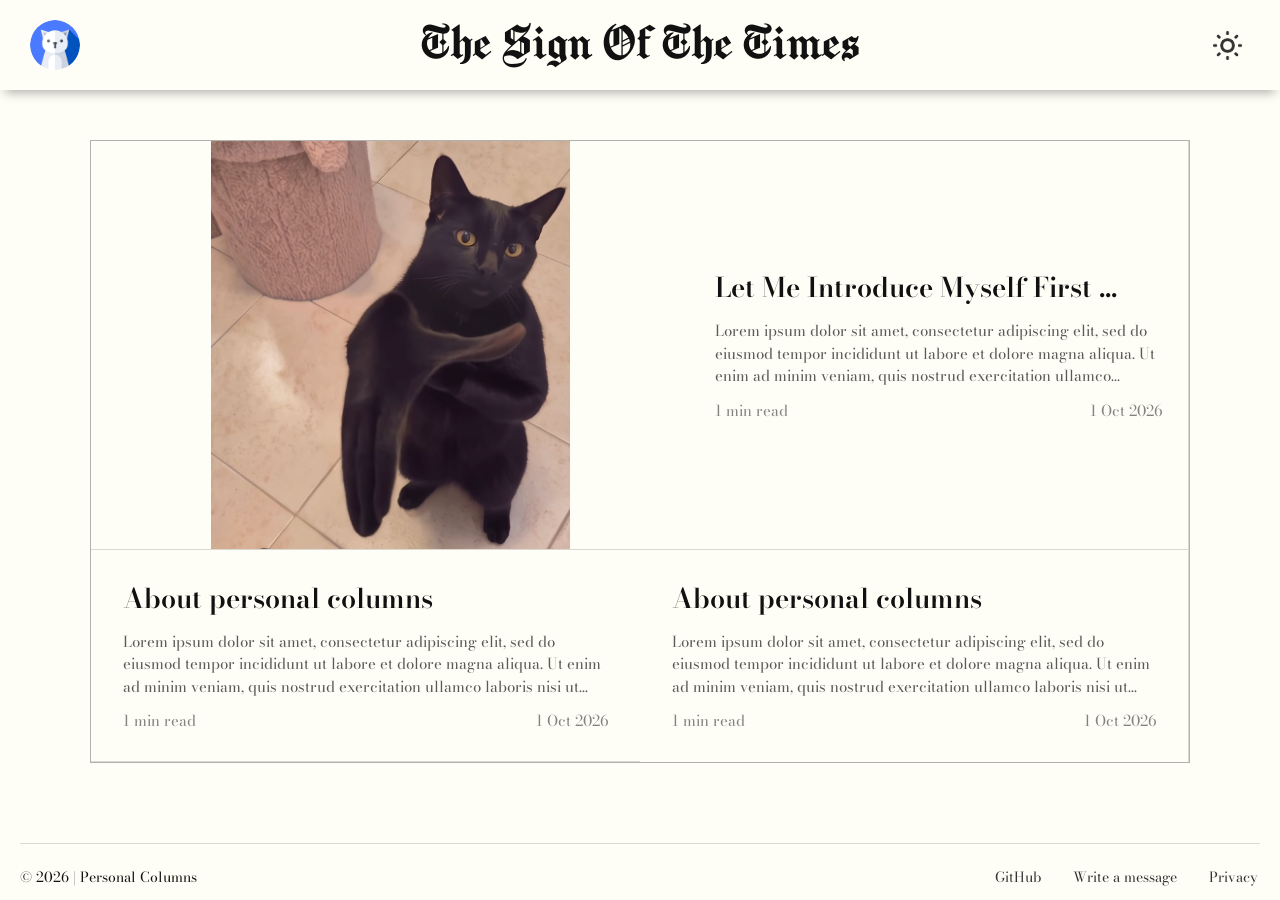
<file: index.html>
<!DOCTYPE html>
<html lang="en">
<head>
    <meta charset="UTF-8" />
    <meta name="viewport" content="width=device-width, initial-scale=1.0" />

    <title>Personal Columns</title>

    <link rel="icon" href="cat.png" type="image/png">
    <link rel="stylesheet" href="style.css" />

    <link rel="preconnect" href="https://fonts.googleapis.com">
    <link rel="preconnect" href="https://fonts.gstatic.com" crossorigin>

    <link
        href="https://fonts.googleapis.com/css2?family=Bodoni+Moda:ital,opsz,wght@0,6..96,400..900;1,6..96,400..900&display=swap"
        rel="stylesheet"
    >

    <script src="main.js" defer></script>
</head>

<body>

    <!-- NAVBAR -->
    <nav class="navbar">

        <div class="avatar-container" id="avatar-container">
            <img
                src="cat.png"
                alt="mewrr"
                id="avatar"
                class="avatar"
            >

            <div id="hoverAvatar" class="hoverAvatar"></div>
        </div>


        <h1 class="pHeading">
            The Sign Of The Times
        </h1>


        <div class="lightanddark">
            <img
                src="light-mode.png"
                alt="Toggle dark mode"
                id="bgbtn"
                class="bgbtn"
            >
        </div>

    </nav>


    <!-- BLOGS -->
    <main class="blogs-container">

        <div class="col-container">

            <a href="blog1.html" class="blog-head featured-blog">
                <div class="featured-image">
                    <img src="cat-handshake.png" alt="cat-handshake">
                </div>
                <div class="featured-content">
                    <h1>Let Me Introduce Myself First ...</h1>

                    <p class="blog-desc">
                        Lorem ipsum dolor sit amet, consectetur adipiscing elit,
                        sed do eiusmod tempor incididunt ut labore et dolore magna
                        aliqua. Ut enim ad minim veniam, quis nostrud exercitation
                        ullamco laboris nisi ut aliquip ex ea commodo consequat.
                        Duis aute irure dolor in reprehenderit in voluptate velit
                        esse cillum dolore eu fugiat nulla pariatur. Excepteur sint
                        occaecat cupidatat non proident, sunt in culpa qui officia
                        deserunt mollit anim id est laborum.
                    </p>
                    <div class="rt-and-date">
                        <p class="read-time" id="read-time"></p>
                        <p class="post-date" id="post-date">1 Oct 2026</p>
                    </div>
                </div>   
        
            </a>


            <a href="blog2.html" class="blog-head">
                <h1>About personal columns</h1>

                <p class="blog-desc">
                    Lorem ipsum dolor sit amet, consectetur adipiscing elit,
                    sed do eiusmod tempor incididunt ut labore et dolore magna
                    aliqua. Ut enim ad minim veniam, quis nostrud exercitation
                    ullamco laboris nisi ut aliquip ex ea commodo consequat.
                    Duis aute irure dolor in reprehenderit in voluptate velit
                    esse cillum dolore eu fugiat nulla pariatur. Excepteur sint
                    occaecat cupidatat non proident, sunt in culpa qui officia
                    deserunt mollit anim id est laborum.
                </p>
                <div class="rt-and-date">
                    <p class="read-time" id="read-time"></p>
                    <p class="post-date" id="post-date">1 Oct 2026</p>
                </div>
            </a>


            <a href="blog3.html" class="blog-head">
                <h1>About personal columns</h1>

                <p class="blog-desc">
                    Lorem ipsum dolor sit amet, consectetur adipiscing elit,
                    sed do eiusmod tempor incididunt ut labore et dolore magna
                    aliqua. Ut enim ad minim veniam, quis nostrud exercitation
                    ullamco laboris nisi ut aliquip ex ea commodo consequat.
                    Duis aute irure dolor in reprehenderit in voluptate velit
                    esse cillum dolore eu fugiat nulla pariatur. Excepteur sint
                    occaecat cupidatat non proident, sunt in culpa qui officia
                    deserunt mollit anim id est laborum.
                </p>
                <div class="rt-and-date">
                    <p class="read-time" id="read-time"></p>
                    <p class="post-date" id="post-date">1 Oct 2026</p>
                </div>
            </a>

        </div>

    </main>


    <!-- FOOTER -->
    <footer class="footer">

        <small class="footleft">
            &copy; 2026 &vert; Personal Columns
        </small>

        <div class="footright">
            <a href="https://github.com/">GitHub</a>
            <a href="feedback.html">
                Write a message
            </a>

            <a href="privacy.html">
                Privacy
            </a>

        </div>

    </footer>

</body>
</html>
</file>
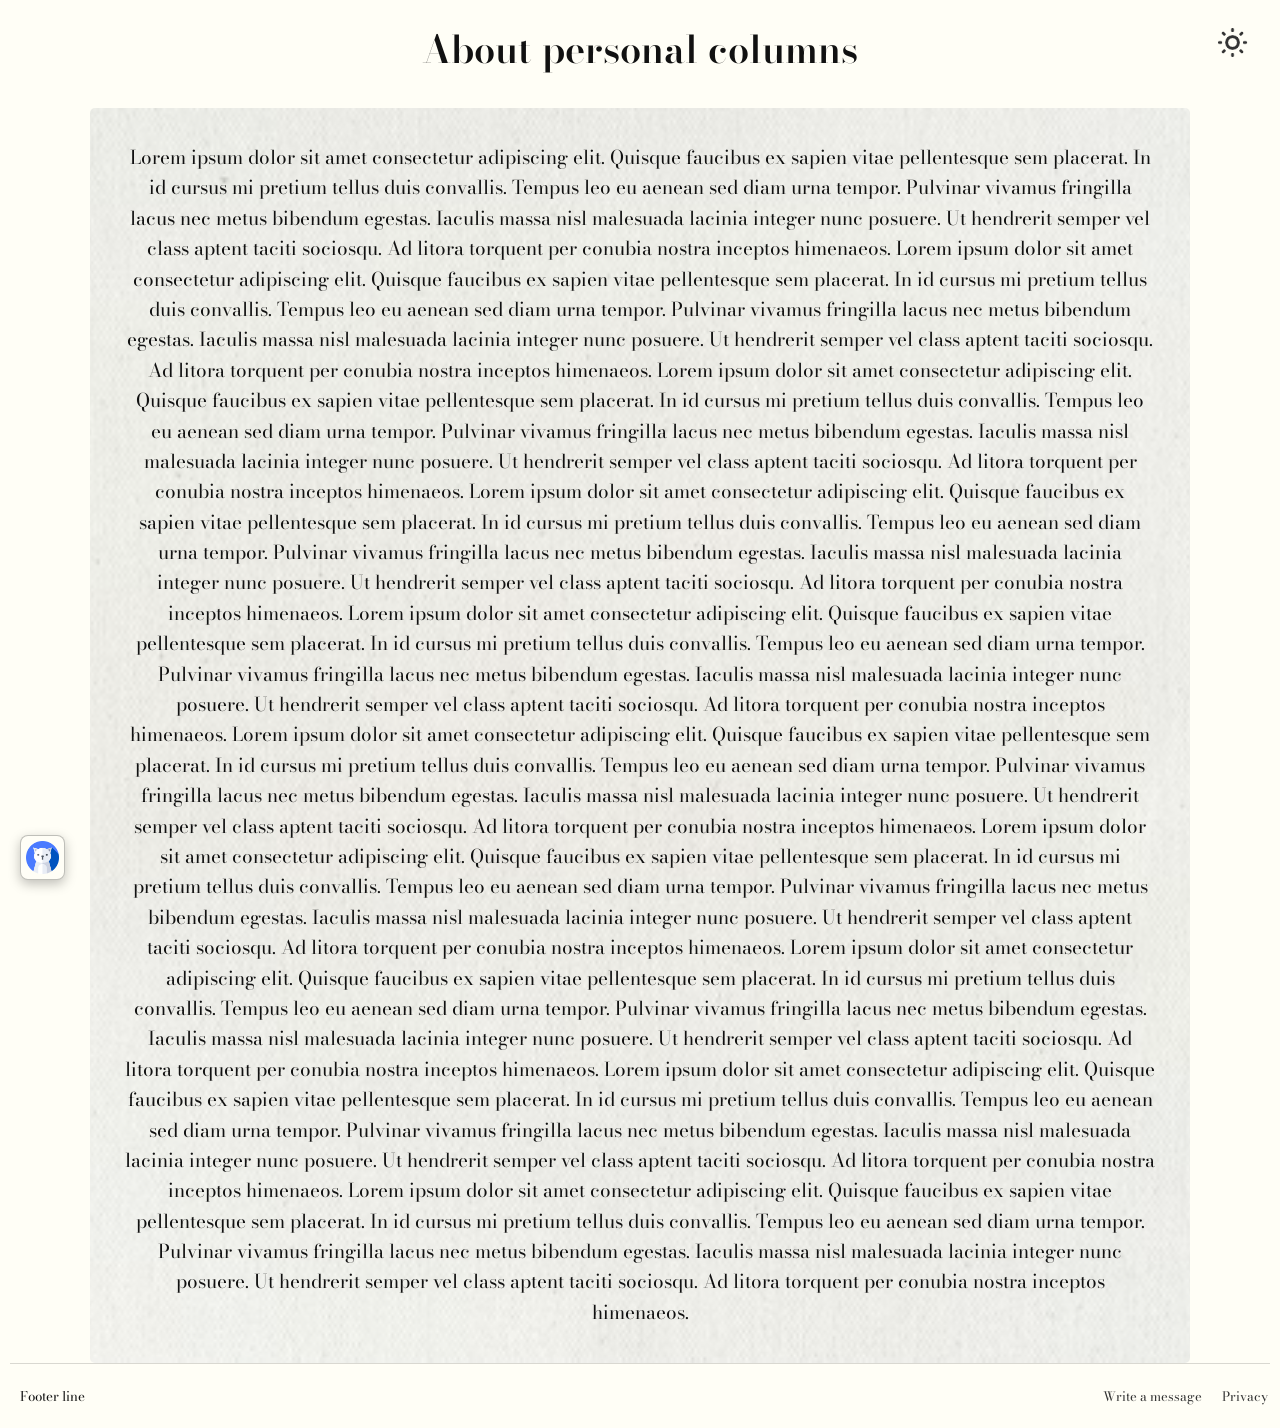
<file: blog1.html>
<!DOCTYPE html>
<html lang="en">
<head>
    <meta charset="UTF-8" />
    <meta name="viewport" content="width=device-width, initial-scale=1.0" />
    <title>Blog 1</title>
    <link rel="icon" href="cat.png" type="image/png">
    <link rel="stylesheet" href="style1.css" />
    <link rel="preconnect" href="https://fonts.googleapis.com">
    <link rel="preconnect" href="https://fonts.gstatic.com" crossorigin>
    <link href="https://fonts.googleapis.com/css2?family=Bodoni+Moda:ital,opsz,wght@0,6..96,400..900;1,6..96,400..900&display=swap" rel="stylesheet">
    <script src="main.js" defer></script>
</head>
<body>
    <div class="blog1-content">
        <div class="blog1-title">
            <h1 class="blog1-tit">About personal columns</h1>
        </div>
        <div class="theme-button">
            <img
                src="light-mode.png"
                alt="Toggle light and dark mode"
                id="bgbtn"
                class="bgbtn"
            >
        </div>
        <div class="blog1-cont">
            <p class="samp" id="samp">
                Lorem ipsum dolor sit amet consectetur adipiscing elit. Quisque faucibus ex sapien vitae pellentesque sem placerat. In id cursus mi pretium tellus duis convallis. Tempus leo eu aenean sed diam urna tempor. Pulvinar vivamus fringilla lacus nec metus bibendum egestas. Iaculis massa nisl malesuada lacinia integer nunc posuere. Ut hendrerit semper vel class aptent taciti sociosqu. Ad litora torquent per conubia nostra inceptos himenaeos.

                Lorem ipsum dolor sit amet consectetur adipiscing elit. Quisque faucibus ex sapien vitae pellentesque sem placerat. In id cursus mi pretium tellus duis convallis. Tempus leo eu aenean sed diam urna tempor. Pulvinar vivamus fringilla lacus nec metus bibendum egestas. Iaculis massa nisl malesuada lacinia integer nunc posuere. Ut hendrerit semper vel class aptent taciti sociosqu. Ad litora torquent per conubia nostra inceptos himenaeos.

                Lorem ipsum dolor sit amet consectetur adipiscing elit. Quisque faucibus ex sapien vitae pellentesque sem placerat. In id cursus mi pretium tellus duis convallis. Tempus leo eu aenean sed diam urna tempor. Pulvinar vivamus fringilla lacus nec metus bibendum egestas. Iaculis massa nisl malesuada lacinia integer nunc posuere. Ut hendrerit semper vel class aptent taciti sociosqu. Ad litora torquent per conubia nostra inceptos himenaeos.

                Lorem ipsum dolor sit amet consectetur adipiscing elit. Quisque faucibus ex sapien vitae pellentesque sem placerat. In id cursus mi pretium tellus duis convallis. Tempus leo eu aenean sed diam urna tempor. Pulvinar vivamus fringilla lacus nec metus bibendum egestas. Iaculis massa nisl malesuada lacinia integer nunc posuere. Ut hendrerit semper vel class aptent taciti sociosqu. Ad litora torquent per conubia nostra inceptos himenaeos.

                Lorem ipsum dolor sit amet consectetur adipiscing elit. Quisque faucibus ex sapien vitae pellentesque sem placerat. In id cursus mi pretium tellus duis convallis. Tempus leo eu aenean sed diam urna tempor. Pulvinar vivamus fringilla lacus nec metus bibendum egestas. Iaculis massa nisl malesuada lacinia integer nunc posuere. Ut hendrerit semper vel class aptent taciti sociosqu. Ad litora torquent per conubia nostra inceptos himenaeos.
                Lorem ipsum dolor sit amet consectetur adipiscing elit. Quisque faucibus ex sapien vitae pellentesque sem placerat. In id cursus mi pretium tellus duis convallis. Tempus leo eu aenean sed diam urna tempor. Pulvinar vivamus fringilla lacus nec metus bibendum egestas. Iaculis massa nisl malesuada lacinia integer nunc posuere. Ut hendrerit semper vel class aptent taciti sociosqu. Ad litora torquent per conubia nostra inceptos himenaeos.

                Lorem ipsum dolor sit amet consectetur adipiscing elit. Quisque faucibus ex sapien vitae pellentesque sem placerat. In id cursus mi pretium tellus duis convallis. Tempus leo eu aenean sed diam urna tempor. Pulvinar vivamus fringilla lacus nec metus bibendum egestas. Iaculis massa nisl malesuada lacinia integer nunc posuere. Ut hendrerit semper vel class aptent taciti sociosqu. Ad litora torquent per conubia nostra inceptos himenaeos.

                Lorem ipsum dolor sit amet consectetur adipiscing elit. Quisque faucibus ex sapien vitae pellentesque sem placerat. In id cursus mi pretium tellus duis convallis. Tempus leo eu aenean sed diam urna tempor. Pulvinar vivamus fringilla lacus nec metus bibendum egestas. Iaculis massa nisl malesuada lacinia integer nunc posuere. Ut hendrerit semper vel class aptent taciti sociosqu. Ad litora torquent per conubia nostra inceptos himenaeos.

                Lorem ipsum dolor sit amet consectetur adipiscing elit. Quisque faucibus ex sapien vitae pellentesque sem placerat. In id cursus mi pretium tellus duis convallis. Tempus leo eu aenean sed diam urna tempor. Pulvinar vivamus fringilla lacus nec metus bibendum egestas. Iaculis massa nisl malesuada lacinia integer nunc posuere. Ut hendrerit semper vel class aptent taciti sociosqu. Ad litora torquent per conubia nostra inceptos himenaeos.

                Lorem ipsum dolor sit amet consectetur adipiscing elit. Quisque faucibus ex sapien vitae pellentesque sem placerat. In id cursus mi pretium tellus duis convallis. Tempus leo eu aenean sed diam urna tempor. Pulvinar vivamus fringilla lacus nec metus bibendum egestas. Iaculis massa nisl malesuada lacinia integer nunc posuere. Ut hendrerit semper vel class aptent taciti sociosqu. Ad litora torquent per conubia nostra inceptos himenaeos.
            </p>
        </div>
    </div>
    <div class="home-button">
        <a href="index.html">
            <img
                src="cat.png"
                alt="mewrr"
                id="avatar1"
                class="avatar1"
            >
        </a>
    </div>
    <div class="footer">
        <small class="footleft">
            Footer line
        </small>
        <div class="footright">
            <a href="feedback.html" class="footright-fb">
                Write a message
            </a>  
            <a href="privacy.html" class="footright-pv">
                Privacy
            </a>
        </div>
    </div>
</body>
</file>
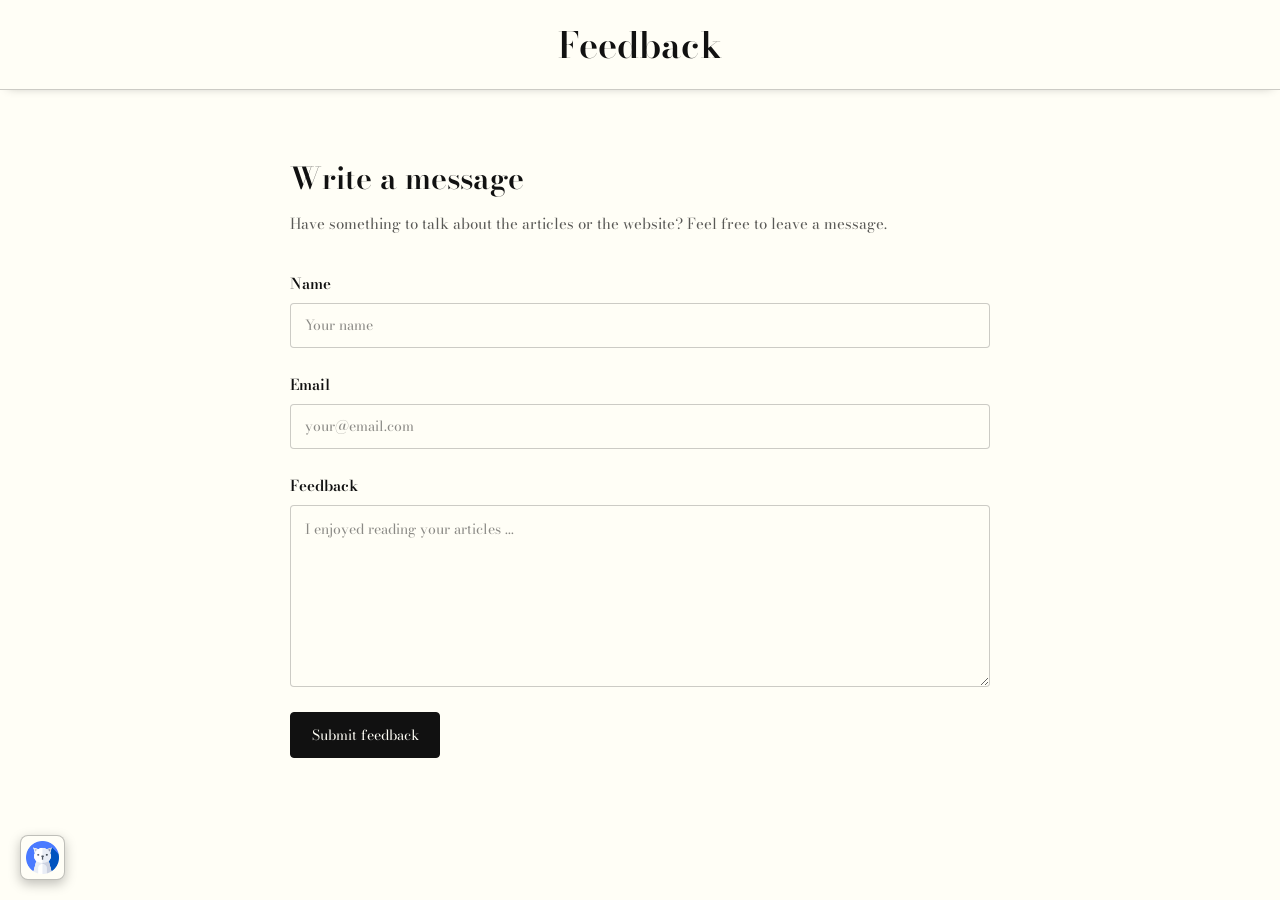
<file: feedback.html>
<!DOCTYPE html>
<html lang="en">
<head>
    <meta charset="UTF-8">
    <meta name="viewport" content="width=device-width, initial-scale=1.0">
    <title>Feedback</title>
    <link rel="icon" href="cat.png" type="image/png">
    <link rel="stylesheet" href="feedback.css">
    <link rel="preconnect" href="https://fonts.googleapis.com">
    <link rel="preconnect" href="https://fonts.gstatic.com" crossorigin>
    <link href="https://fonts.googleapis.com/css2?family=Bodoni+Moda:ital,opsz,wght@0,6..96,400..900&display=swap" rel="stylesheet">
    <script src="main.js" defer></script>
    <script src="feedback.js" defer></script>
</head>
<body>
    <nav class="navbar">
        <h1>Feedback</h1>
    </nav>

    <main class="feedback-container">
        <h2>Write a message</h2>
        <p class="intro">Have something to talk about the articles or the website? Feel free to leave a message.</p>

        <form id="contactForm" class="contact-form">
            <div class="form-group">
                <label for="name">Name</label>
                <input type="text" id="name" name="name" placeholder="Your name" required>
            </div>

            <div class="form-group">
                <label for="email">Email</label>
                <input type="email" id="email" name="email" placeholder="your@email.com" required>
            </div>

            <div class="form-group">
                <label for="message">Feedback</label>
                <textarea id="message" name="message" rows="7" placeholder="I enjoyed reading your articles ..." required></textarea>
            </div>

            <button type="submit" class="submit-btn">
                <span class="btn-text">Submit feedback</span>
                <span class="btn-loader">Sending...</span>
            </button>
        </form>
    </main>

    <div id="success-modal" class="success-modal">
        <div class="modal-content">
            <h2>Thank you.</h2>
            <p>Your feedback has been submitted successfully.</p>
            <button id="close-modal" class="close-modal">Close</button>
        </div>
    </div>

    <div class="home-button">
        <a href="index.html">
            <img src="cat.png" alt="Home" class="avatar1">
        </a>
    </div>

</body>
</html>
</file>
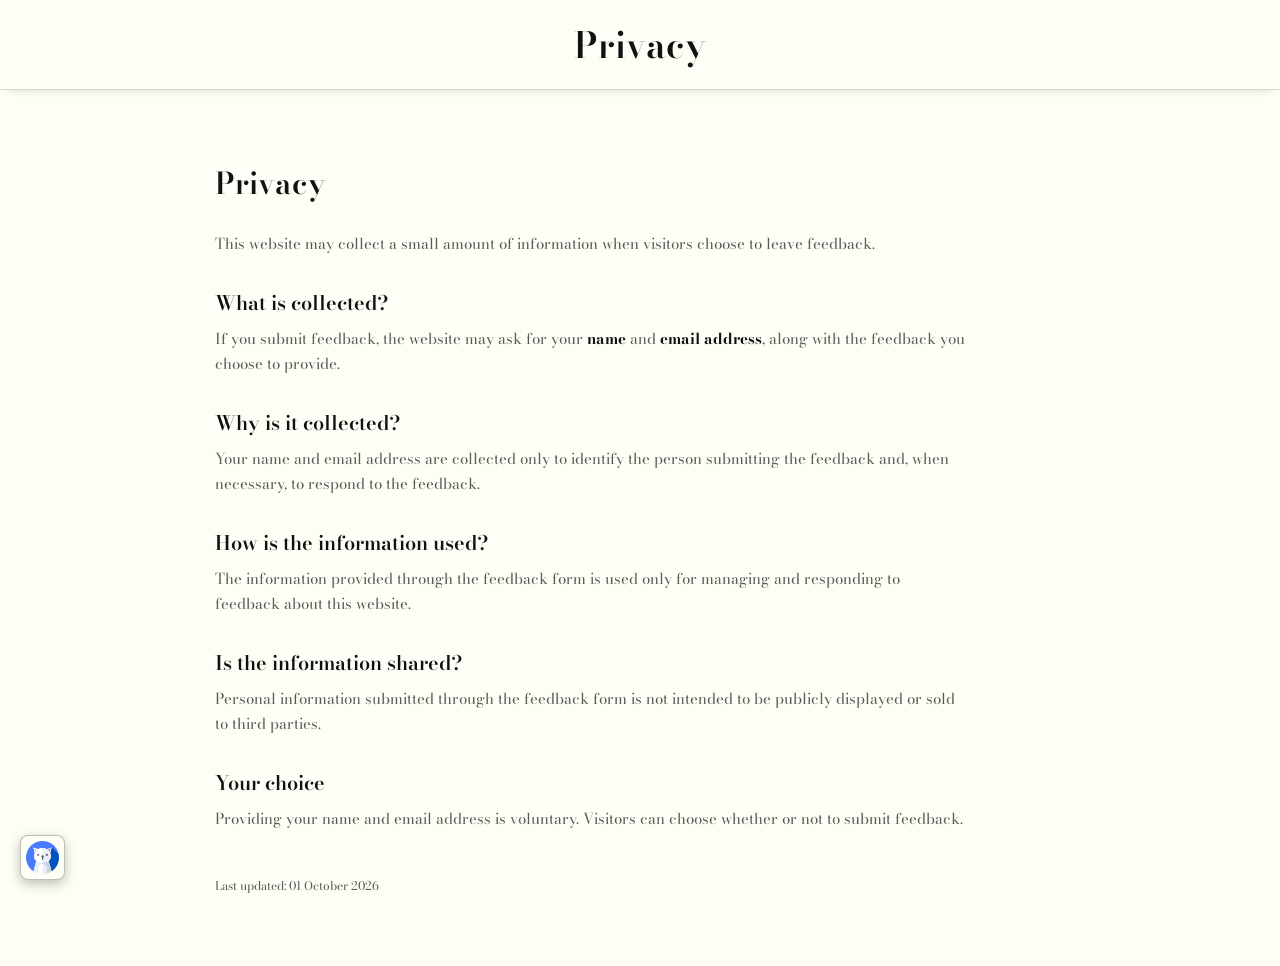
<file: privacy.html>
<!DOCTYPE html>
<html lang="en">

<head>
    <meta charset="UTF-8">
    <meta name="viewport" content="width=device-width, initial-scale=1.0">

    <title>Privacy</title>

    <link rel="icon" href="cat.png" type="image/png">

    <link rel="stylesheet" href="privacy.css">

    <link rel="preconnect" href="https://fonts.googleapis.com">
    <link rel="preconnect" href="https://fonts.gstatic.com" crossorigin>

    <link
        href="https://fonts.googleapis.com/css2?family=Bodoni+Moda:ital,opsz,wght@0,6..96,400..900&display=swap"
        rel="stylesheet"
    >

    <!--
        This loads the saved light/dark theme.
        There is NO bgbtn on this page.
    -->
    <script src="main.js" defer></script>

</head>

<body>

    <!-- =========================
         NAVBAR
    ========================== -->

    <nav class="navbar">

        <h1>Privacy</h1>

    </nav>


    <!-- =========================
         PRIVACY CONTENT
    ========================== -->

    <main class="privacy-container">

        <h2>Privacy</h2>

        <p>
            This website may collect a small amount of information
            when visitors choose to leave feedback.
        </p>


        <h3>What is collected?</h3>

        <p>
            If you submit feedback, the website may ask for your
            <strong>name</strong> and <strong>email address</strong>,
            along with the feedback you choose to provide.
        </p>


        <h3>Why is it collected?</h3>

        <p>
            Your name and email address are collected only to identify
            the person submitting the feedback and, when necessary,
            to respond to the feedback.
        </p>


        <h3>How is the information used?</h3>

        <p>
            The information provided through the feedback form is used
            only for managing and responding to feedback about this
            website.
        </p>


        <h3>Is the information shared?</h3>

        <p>
            Personal information submitted through the feedback form
            is not intended to be publicly displayed or sold to
            third parties.
        </p>


        <h3>Your choice</h3>

        <p>
            Providing your name and email address is voluntary.
            Visitors can choose whether or not to submit feedback.
        </p>


        <p class="last-updated">
            Last updated: 01 October 2026
        </p>

    </main>


    <!-- =========================
         HOME BUTTON
    ========================== -->

    <div class="home-button">

        <a href="index.html">

            <img
                src="cat.png"
                alt="Home"
                class="avatar1"
            >

        </a>

    </div>

</body>

</html>
</file>
<file: style.css>
/* =========================
   GLOBAL
========================= */

:root {
    --background-color: #fffef6;
    --text-color: #111;
    --secondary-text: rgba(0, 0, 0, 0.65);
    --border-color: rgba(0, 0, 0, 0.15);
}

@font-face {
  font-family: 'Chomsky';
  src: url('chomsky/Chomsky.otf') format('opentype');
  font-weight: normal;
  font-style: normal;
  font-display: swap; 
}

* {
    box-sizing: border-box;
}

html {
    margin: 0;
    min-height: 100%;
}

body {
    margin: 0;
    min-height: 100vh;

    display: flex;
    flex-direction: column;

    background-color: var(--background-color);
    color: var(--text-color);

    font-family: "Bodoni Moda", serif;
    font-weight: 400;
    font-style: normal;

    padding-top: 90px;

    transition:
        background-color 0.3s ease,
        color 0.3s ease;
}
body.dark-mode {
    --background-color: #171717;
    --text-color: #f5f5f5;
    --secondary-text: rgba(255, 255, 255, 0.65);
    --border-color: rgba(255, 255, 255, 0.18);
}


/* =========================
   NAVBAR
========================= */

.navbar {
    position: fixed;

    top: 0;
    left: 0;

    width: 100%;
    height: 90px;

    display: grid;

    /*
        Left       Center       Right
        1fr        auto         1fr

        This keeps the heading
        perfectly centered.
    */
    grid-template-columns: 1fr auto 1fr;

    align-items: center;

    padding: 13px 30px;

    background-color: #fffef6;

    box-shadow:
        0px 8px 10px -5px rgba(0, 0, 0, 0.3);

    z-index: 99;

    transition:
        background-color 0.3s ease,
        box-shadow 0.3s ease;
}


/* LEFT SIDE */

.avatar-container {
    position: relative;

    justify-self: start;

    display: inline-block;
}

.avatar {
    width: 50px;
    height: 50px;

    display: block;

    cursor: pointer;

    border-radius: 50%;
}


/* CENTER */

.pHeading {
    margin: 0;

    text-align: center;
    font-family: "Chomsky", serif;
    font-size: 45px;
    font-weight: 100;
    white-space: nowrap;
    word-spacing: 3px;
}


/* RIGHT SIDE */

.lightanddark {
    justify-self: end;

    display: flex;
    align-items: center;
}

.bgbtn {
    width: 45px;
    height: 45px;

    object-fit: contain;

    cursor: pointer;
    position: relative;
    transition:
        transform 0.2s ease,
        filter 0.3s ease;
}

.bgbtn:hover {
    transform: rotate(15deg) scale(1.05);
}


/* =========================
   CAT HOVER TEXT
========================= */

.hoverAvatar {
    position: absolute;

    top: calc(100% + 10px);
    left: 0;

    width: max-content;
    max-width: 280px;

    padding: 9px 12px;

    background-color: #222;
    color: white;

    font-family: "Bodoni Moda", serif;
    font-size: 13px;
    line-height: 1.4;

    border-radius: 5px;

    box-shadow:
        0 4px 12px rgba(0, 0, 0, 0.2);

    pointer-events: none;

    opacity: 0;

    transform: translateY(-5px);

    transition:
        opacity 0.2s ease,
        transform 0.2s ease;

    z-index: 100;
}


/*
   JS adds .show when the cat is hovered.
*/

.hoverAvatar.show {
    opacity: 1;

    transform: translateY(0);
}


/* =========================
   BLOG CONTAINER
========================= */

.blogs-container {

    /*
       Instead of allowing the container
       to stretch across the entire screen,
       limit its width.
    */
    width: min(1100px, calc(100% - 40px));

    margin: 50px auto 60px;

    flex: 1;
}


/* =========================
   BLOG GRID
========================= */

.col-container {

    display: grid;

    grid-template-columns: 1fr 1fr;

    border: 1px solid rgba(0, 0, 0, 0.30);

    padding: 0;

    background-color: transparent;
}


/* =========================
   BLOG CARDS
========================= */
.cat-handshake {
    display: block;
}

.blog-head {

    display: block;

    padding: 28px 32px;

    text-decoration: none;

    color: #111;

    font-size: 16px;

    border-bottom: 1px solid rgba(0, 0, 0, 0.15);

    transition:
        background-color 0.2s ease,
        color 0.2s ease;
}
/* Featured first blog */
.featured-blog {
    grid-column: 1 / -1;
    display: grid;
    grid-template-columns: 1.2fr 1fr;
    padding: 0;
    min-height: 218px;
    text-decoration: none;
    color: inherit;
    overflow: hidden;
}

.featured-image {
    width: 100%;
    height: 100%;
    min-height: 218px;
    background: var(--background-color);
    display: flex;
    align-items: center;
    justify-content: center;
}

.featured-image img {
    width: 60%;
    height: 100%;
    object-fit: cover;
    display: block;
}

.featured-content {
    padding: 25px 26px;
    display: flex;
    flex-direction: column;
    justify-content: center;
}

.featured-content h1 {
    margin: 0 0 10px;
    font-size: 29px;
    font-weight: 500;
}

.featured-content .blog-desc {
    margin: 0;
}

.featured-content .rt-and-date {
    margin-top: 12px;
}

/*
    Right border for the first
    column.
*/

.blog-head:nth-child(odd) {
    border-right: 1px solid rgba(0, 0, 0, 0.15);
}


/*
    Third card should not have
    a bottom border.
*/

.blog-head:last-child {
    border-bottom: none;
}


/* HEADINGS */

.blog-head h1 {

    margin: 0 0 12px;

    font-size: 27px;

    font-weight: 600;

    transition: color 0.2s ease;
}


/* DESCRIPTION */

.blog-head p {
    display: -webkit-box;
    -webkit-line-clamp: 3;
    -webkit-box-orient: vertical;

    overflow: hidden;
    text-overflow: ellipsis;

    margin: 0;

    font-size: 15px;
    line-height: 1.5;

    color: rgba(0, 0, 0, 0.65);
}


/* BLOG HOVER */

.blog-head:hover {
    background-color: rgba(0, 0, 0, 0.025);
}

.blog-head:hover h1 {
    color: rgba(0, 0, 0, 0.55);
}

.rt-and-date {
    display: grid;

    grid-template-columns: 1fr 1fr;

    align-items: center;

    margin-top: 12px;
}


.read-time {
    justify-self: start;

    font-size: 12px;

    color: rgba(0, 0, 0, 0.5);
    opacity: 0.75;
}


.post-date {
    justify-self: end;

    font-size: 12px;

    color: rgba(0, 0, 0, 0.5);
    opacity: 0.75;
}


/* =========================
   FOOTER
========================= */

.footer {

    display: flex;

    justify-content: space-between;

    align-items: center;

    width: calc(100% - 40px);

    margin: auto 20px 0;

    padding: 20px 0 10px;

    border-top: 1px solid rgba(0, 0, 0, 0.15);
}


/* LEFT */

.footleft {
    font-weight: 400;
    font-size: 14px;

}


/* RIGHT */

.footright {

    display: flex;

    align-items: center;

    gap: 28px;

    font-size: 14px;
}


.footright a {

    padding: 2px;

    text-decoration: none;

    color: #333;

    transition:
        color 0.2s ease;
}


.footright a:hover {

    text-decoration: underline;

    color: #111;
}


/* =========================
   DARK MODE
========================= */

body.dark-mode {

    background-color: #171717;

    color: #f5f5f5;
}


/* NAVBAR */

body.dark-mode .navbar {

    background-color: #171717;

    box-shadow:
        0px 8px 10px -5px rgba(0, 0, 0, 0.8);
}


/* BLOG CONTAINER */

body.dark-mode .col-container {

    border-color: rgba(255, 255, 255, 0.25);
}


/* BLOG CARDS */

body.dark-mode .blog-head {

    color: #f5f5f5;

    border-color: rgba(255, 255, 255, 0.18);
}


body.dark-mode .blog-head p {

    color: rgba(255, 255, 255, 0.65);
}


body.dark-mode .blog-head:hover {

    background-color: rgba(255, 255, 255, 0.04);
}


body.dark-mode .blog-head:hover h1 {

    color: rgba(255, 255, 255, 0.65);
}


/* FOOTER */

body.dark-mode .footer {

    border-color: rgba(255, 255, 255, 0.18);
}


body.dark-mode .footright a {

    color: #f5f5f5;
}


/* SUN/MODE ICON */

body.dark-mode .bgbtn {

    filter: invert(1);
}

body.darkmode .featured-image {
    background: invert(1);
}


/* =========================
   MOBILE
========================= */

@media (max-width: 700px) {

    .navbar {

        height: 75px;

        padding: 10px 18px;
    }

    body {

        padding-top: 75px;
    }

    .pHeading {

        font-size: 22px;
    }

    .avatar {

        width: 42px;
        height: 42px;
    }

    .bgbtn {

        width: 38px;
        height: 38px;
    }


    .blogs-container {

        width: calc(100% - 24px);

        margin-top: 30px;
    }


    /*
       On small screens, use one column.
    */

    .col-container {

        grid-template-columns: 1fr;
    }


    .blog-head:nth-child(odd) {

        border-right: none;
    }


    .blog-head {

        padding: 24px;
    }


    .blog-head:last-child {

        border-bottom: none;
    }


    .footer {

        width: calc(100% - 24px);

        margin-left: 12px;
        margin-right: 12px;

        gap: 20px;
    }

}
</file>
<file: style1.css>
:root {
    --background-color: #fffef6;
    --text-color: #111;
    --border-color: rgba(0, 0, 0, 0.15);
    --home-button-bg: #fffef6;
}

* {
    box-sizing: border-box;
}


html {
    margin: 0;
    min-height: 100%;
}


body {
    margin: 0;
    min-height: 100vh;
    position: relative;
    display: flex;
    flex-direction: column;

    background-color: var(--background-color);
    color: var(--text-color);

    font-family: "Bodoni Moda", serif;
    font-weight: 400;
    font-style: normal;

    padding-top: 20px;

}
body.dark-mode {
    --background-color: #171717;
    --text-color: #111;
    --border-color: rgba(255, 255, 255, 0.18);
    --home-button-bg: #252525;
}

/* =========================
   DARK MODE
========================= */

body.dark-mode {
    background-color: var(--background-color);
    color: var(--text-color);
}


/* Footer */

body.dark-mode .footer {
    border-top-color: var(--border-color);
}


body.dark-mode .footright-fb,
body.dark-mode .footright-pv {
    color: var(--text-color);
}


/* Theme button */

body.dark-mode .bgbtn {
    filter: invert(1);
}
body.dark-mode .home-button {
    background-color: #000;

    border-color: rgba(255, 255, 255, 0.35);

    box-shadow:
        0 4px 12px rgba(0, 0, 0, 0.6);
}
body.dark-mode .blog1-tit {
    color: #fff;
}
body.dark-mode .blog1-cont::before {
    opacity: 0.85;
}

.theme-button {
    position: absolute;

    top: 20px;
    right: 25px;

    width: 45px;
    height: 45px;

    display: flex;
    align-items: center;
    justify-content: center;
    z-index: 99;
}


.bgbtn {
    width: 45px;
    height: 45px;

    object-fit: contain;

    cursor: pointer;

    transition:
        transform 0.2s ease,
        filter 0.3s ease;
}


.bgbtn:hover {
    transform: rotate(15deg) scale(1.05);
}

/* =========================
   BLOG CONTENT
========================= */

.blog1-content {
    width: min(1100px, calc(100% - 40px));

    margin: 0 auto;

    text-align: center;
}


.blog1-title {
    margin-bottom: 30px;
}


.blog1-tit {
    margin: 0;

    font-size: 38px;

    font-weight: 600;
    color: #111;
}


.blog1-cont {
    position: relative;

    padding: 35px;

    text-align: center;

    border-radius: 5px;

    overflow: hidden;
}

.blog1-cont::before {
    content: "";

    position: absolute;

    inset: 0;

    background-image:
        url("textured-background_53876-32431.avif");

    background-size: cover;
    background-position: center;
    background-repeat: no-repeat;

    opacity: 0.5;

    z-index: 0;
}

.blog1-cont .samp {
    position: relative;
    
    z-index: 1;
}
.samp {
    position: relative;
    z-index: 1;

    margin: 0;

    color: #111;

    font-size: 19px;
    line-height: 1.6;
}


/* =========================
   HOME / CAT BUTTON
========================= */

.home-button {
    position: fixed;

    left: 20px;
    bottom: 20px;

    width: 45px;
    height: 45px;

    padding: 5px;

    border: 1px solid rgba(0, 0, 0, 0.25);

    border-radius: 8px;

    background-color: var(--home-button-bg);

    box-shadow:
        0 4px 12px rgba(0, 0, 0, 0.25);

    overflow: hidden;

    z-index: 100;

    transition:
        background-color 0.3s ease,
        border-color 0.3s ease,
        transform 0.2s ease,
        box-shadow 0.2s ease;
}


.home-button a {
    display: block;

    width: 100%;
    height: 100%;
}


.avatar1 {
    width: 100%;
    height: 100%;

    display: block;

    object-fit: cover;
}


.home-button:hover {
    transform: translateY(-2px);

    box-shadow:
        0 6px 16px rgba(0, 0, 0, 0.3);
}


/* =========================
   FOOTER
========================= */

.footer {
    display: flex;

    justify-content: space-between;
    align-items: center;

    padding: 20px 0 10px 10px;

    margin: auto 10px 10px;

    border-top:
        1px solid rgba(0, 0, 0, 0.15);
}


.footleft {
    font-weight: 400;
}


.footright {
    display: flex;

    align-items: center;

    gap: 16px;

    font-size: small;
}


.footright-fb,
.footright-pv {
    padding: 2px;

    text-decoration: none;

    color: #333;
}


.footright-fb:hover,
.footright-pv:hover {
    text-decoration: underline;

    color: #333;
}


/* =========================
   MOBILE
========================= */

@media (max-width: 700px) {

    .blog1-content {
        width: calc(100% - 24px);
    }

    .blog1-tit {
        font-size: 30px;
    }

    .blog1-cont {
        padding: 25px 20px;
    }

    .home-button {
        left: 12px;
        bottom: 12px;

        width: 52px;
        height: 52px;
    }

}
</file>
<file: feedback.css>
:root {
    --background-color: #fffef6;
    --text-color: #111;
    --secondary-text: rgba(0, 0, 0, 0.65);
    --border-color: rgba(0, 0, 0, 0.20);
    --input-background: #fffef6;
    --home-button-bg: #fffef6;
    --home-button-border: rgba(0, 0, 0, 0.25);
}

body.dark-mode {
    --background-color: #171717;
    --text-color: #f5f5f5;
    --secondary-text: rgba(255, 255, 255, 0.65);
    --border-color: rgba(255, 255, 255, 0.20);
    --input-background: #222;
    --home-button-bg: #000;
    --home-button-border: rgba(255, 255, 255, 0.35);
}

* {
    box-sizing: border-box;
}

html {
    margin: 0;
    min-height: 100%;
}

body {
    margin: 0;
    min-height: 100vh;
    display: flex;
    flex-direction: column;
    background-color: var(--background-color);
    color: var(--text-color);
    font-family: "Bodoni Moda", serif;
    font-weight: 400;
    transition: background-color 0.3s ease, color 0.3s ease;
}

.navbar {
    height: 90px;
    display: grid;
    grid-template-columns: 1fr;
    align-items: center;
    padding: 13px 30px;
    background-color: var(--background-color);
    border-bottom: 1px solid var(--border-color);
    box-shadow: 0 5px 10px -8px rgba(0, 0, 0, 0.3);
}

.navbar h1 {
    margin: 0;
    font-size: 36px;
    font-weight: 600;
    text-align: center;
}

.feedback-container {
    width: min(700px, calc(100% - 40px));
    margin: 65px auto;
    flex: 1;
}

.feedback-container h2 {
    margin: 0 0 10px;
    font-size: 30px;
    font-weight: 600;
}

.intro {
    margin: 0 0 35px;
    color: var(--secondary-text);
    font-size: 15px;
    line-height: 1.7;
}

.contact-form {
    display: flex;
    flex-direction: column;
    gap: 25px;
}

.form-group {
    display: flex;
    flex-direction: column;
    gap: 8px;
}

.form-group label {
    font-size: 15px;
    font-weight: 600;
}

.form-group input,
.form-group textarea {
    width: 100%;
    padding: 12px 14px;
    border: 1px solid var(--border-color);
    border-radius: 4px;
    background-color: var(--input-background);
    color: var(--text-color);
    font-family: "Bodoni Moda", serif;
    font-size: 14px;
    outline: none;
    transition: border-color 0.2s ease, box-shadow 0.2s ease, background-color 0.3s ease;
}

.form-group input {
    height: 45px;
}

.form-group textarea {
    resize: vertical;
    min-height: 150px;
    line-height: 1.6;
}

.form-group input::placeholder,
.form-group textarea::placeholder {
    color: var(--secondary-text);
    opacity: 0.7;
}

.form-group input:focus,
.form-group textarea:focus {
    border-color: var(--text-color);
    box-shadow: 0 0 0 2px rgba(0, 0, 0, 0.05);
}

.submit-btn {
    width: max-content;
    min-width: 150px;
    padding: 11px 20px;
    border: 1px solid var(--text-color);
    border-radius: 4px;
    background-color: var(--text-color);
    color: var(--background-color);
    font-family: "Bodoni Moda", serif;
    font-size: 14px;
    cursor: pointer;
    transition: opacity 0.2s ease, transform 0.2s ease;
}

.submit-btn:hover {
    opacity: 0.8;
    transform: translateY(-1px);
}

.btn-loader {
    display: none;
}

.submit-btn.btn-loading {
    pointer-events: none;
    opacity: 0.65;
}

.submit-btn.btn-loading .btn-text {
    display: none;
}

.submit-btn.btn-loading .btn-loader {
    display: inline;
}

.success-modal {
    position: fixed;
    inset: 0;
    display: flex;
    align-items: center;
    justify-content: center;
    padding: 20px;
    background-color: rgba(0, 0, 0, 0.45);
    opacity: 0;
    visibility: hidden;
    transition: opacity 0.25s ease, visibility 0.25s ease;
    z-index: 1000;
}

.success-modal.active {
    opacity: 1;
    visibility: visible;
}

.modal-content {
    width: min(420px, 100%);
    padding: 35px;
    text-align: center;
    border: 1px solid var(--border-color);
    border-radius: 6px;
    background-color: var(--background-color);
    color: var(--text-color);
    box-shadow: 0 10px 30px rgba(0, 0, 0, 0.25);
}

.modal-content h2 {
    margin: 0 0 10px;
    font-size: 27px;
    font-weight: 600;
}

.modal-content p {
    margin: 0 0 25px;
    color: var(--secondary-text);
    font-size: 14px;
    line-height: 1.6;
}

.close-modal {
    padding: 9px 20px;
    border: 1px solid var(--text-color);
    border-radius: 4px;
    background-color: var(--text-color);
    color: var(--background-color);
    font-family: "Bodoni Moda", serif;
    cursor: pointer;
}

.home-button {
    position: fixed;
    left: 20px;
    bottom: 20px;
    width: 45px;
    height: 45px;
    padding: 5px;
    border: 1px solid var(--home-button-border);
    border-radius: 8px;
    background-color: var(--home-button-bg);
    box-shadow: 0 4px 12px rgba(0, 0, 0, 0.25);
    overflow: hidden;
    z-index: 100;
    transition: background-color 0.3s ease, border-color 0.3s ease, transform 0.2s ease, box-shadow 0.2s ease;
}

.home-button a {
    display: block;
    width: 100%;
    height: 100%;
}

.avatar1 {
    width: 100%;
    height: 100%;
    display: block;
    object-fit: cover;
}

.home-button:hover {
    transform: translateY(-2px);
    box-shadow: 0 6px 16px rgba(0, 0, 0, 0.3);
}

@media (max-width: 700px) {
    .navbar {
        height: 75px;
        padding: 10px 18px;
    }

    .navbar h1 {
        font-size: 27px;
    }

    .feedback-container {
        width: calc(100% - 30px);
        margin-top: 45px;
    }

    .feedback-container h2 {
        font-size: 27px;
    }

    .home-button {
        left: 12px;
        bottom: 12px;
        width: 52px;
        height: 52px;
    }

}
</file>
<file: privacy.css>
/* =========================
   THEME VARIABLES
========================= */

:root {
    --background-color: #fffef6;

    --text-color: #111;

    --secondary-text: rgba(0, 0, 0, 0.65);

    --border-color: rgba(0, 0, 0, 0.15);

    --home-button-bg: #fffef6;

    --home-button-border: rgba(0, 0, 0, 0.25);
}


/* =========================
   DARK MODE
========================= */

body.dark-mode {

    --background-color: #171717;

    --text-color: #f5f5f5;

    --secondary-text: rgba(255, 255, 255, 0.65);

    --border-color: rgba(255, 255, 255, 0.18);

    --home-button-bg: #000;

    --home-button-border: rgba(255, 255, 255, 0.35);
}


/* =========================
   GLOBAL
========================= */

* {
    box-sizing: border-box;
}


html {
    margin: 0;
    min-height: 100%;
}


body {

    margin: 0;

    min-height: 100vh;

    display: flex;

    flex-direction: column;

    background-color: var(--background-color);

    color: var(--text-color);

    font-family: "Bodoni Moda", serif;

    font-weight: 400;

    font-style: normal;

    transition:
        background-color 0.3s ease,
        color 0.3s ease;
}


/* =========================
   NAVBAR
========================= */

.navbar {

    height: 90px;

    display: grid;

    grid-template-columns: 1fr;

    align-items: center;

    padding: 13px 30px;

    background-color: var(--background-color);

    border-bottom:
        1px solid var(--border-color);

    box-shadow:
        0 5px 10px -8px rgba(0, 0, 0, 0.3);

    transition:
        background-color 0.3s ease,
        border-color 0.3s ease;
}


.navbar h1 {

    margin: 0;

    font-size: 36px;

    font-weight: 600;

    text-align: center;
}


/* =========================
   PRIVACY CONTENT
========================= */

.privacy-container {

    width: min(850px, calc(100% - 40px));

    margin: 70px auto;

    flex: 1;
}


.privacy-container h2 {

    margin: 0 0 25px;

    font-size: 30px;

    font-weight: 600;
}


.privacy-container h3 {

    margin-top: 30px;

    margin-bottom: 8px;

    font-size: 20px;

    font-weight: 600;
}


.privacy-container p {

    margin: 0;

    max-width: 750px;

    font-size: 15px;

    line-height: 1.7;

    color: var(--secondary-text);
}


.privacy-container strong {

    color: var(--text-color);
}


/* =========================
   LAST UPDATED
========================= */

.last-updated {

    margin-top: 45px !important;

    font-size: 12px !important;

    color: var(--secondary-text) !important;
}


/* =========================
   HOME / CAT BUTTON
========================= */

.home-button {

    position: fixed;

    left: 20px;

    bottom: 20px;

    width: 45px;

    height: 45px;

    padding: 5px;

    border:
        1px solid var(--home-button-border);

    border-radius: 8px;

    background-color: var(--home-button-bg);

    box-shadow:
        0 4px 12px rgba(0, 0, 0, 0.25);

    overflow: hidden;

    z-index: 100;

    transition:
        background-color 0.3s ease,
        border-color 0.3s ease,
        box-shadow 0.3s ease,
        transform 0.2s ease;
}


.home-button a {

    display: block;

    width: 100%;

    height: 100%;
}


.avatar1 {

    width: 100%;

    height: 100%;

    display: block;

    object-fit: cover;
}


.home-button:hover {

    transform: translateY(-2px);

    box-shadow:
        0 6px 16px rgba(0, 0, 0, 0.3);
}


/* Dark-mode home button */

body.dark-mode .home-button {

    box-shadow:
        0 4px 12px rgba(0, 0, 0, 0.6);
}


/* =========================
   MOBILE
========================= */

@media (max-width: 700px) {

    .navbar {

        height: 75px;

        padding: 10px 18px;
    }


    .navbar h1 {

        font-size: 27px;
    }


    .privacy-container {

        width: calc(100% - 30px);

        margin-top: 45px;
    }


    .privacy-container h2 {

        font-size: 27px;
    }


    .privacy-container h3 {

        font-size: 19px;
    }


    .privacy-container p {

        font-size: 14px;

        line-height: 1.65;
    }


    .home-button {

        left: 12px;

        bottom: 12px;

        width: 52px;

        height: 52px;
    }

}
</file>
